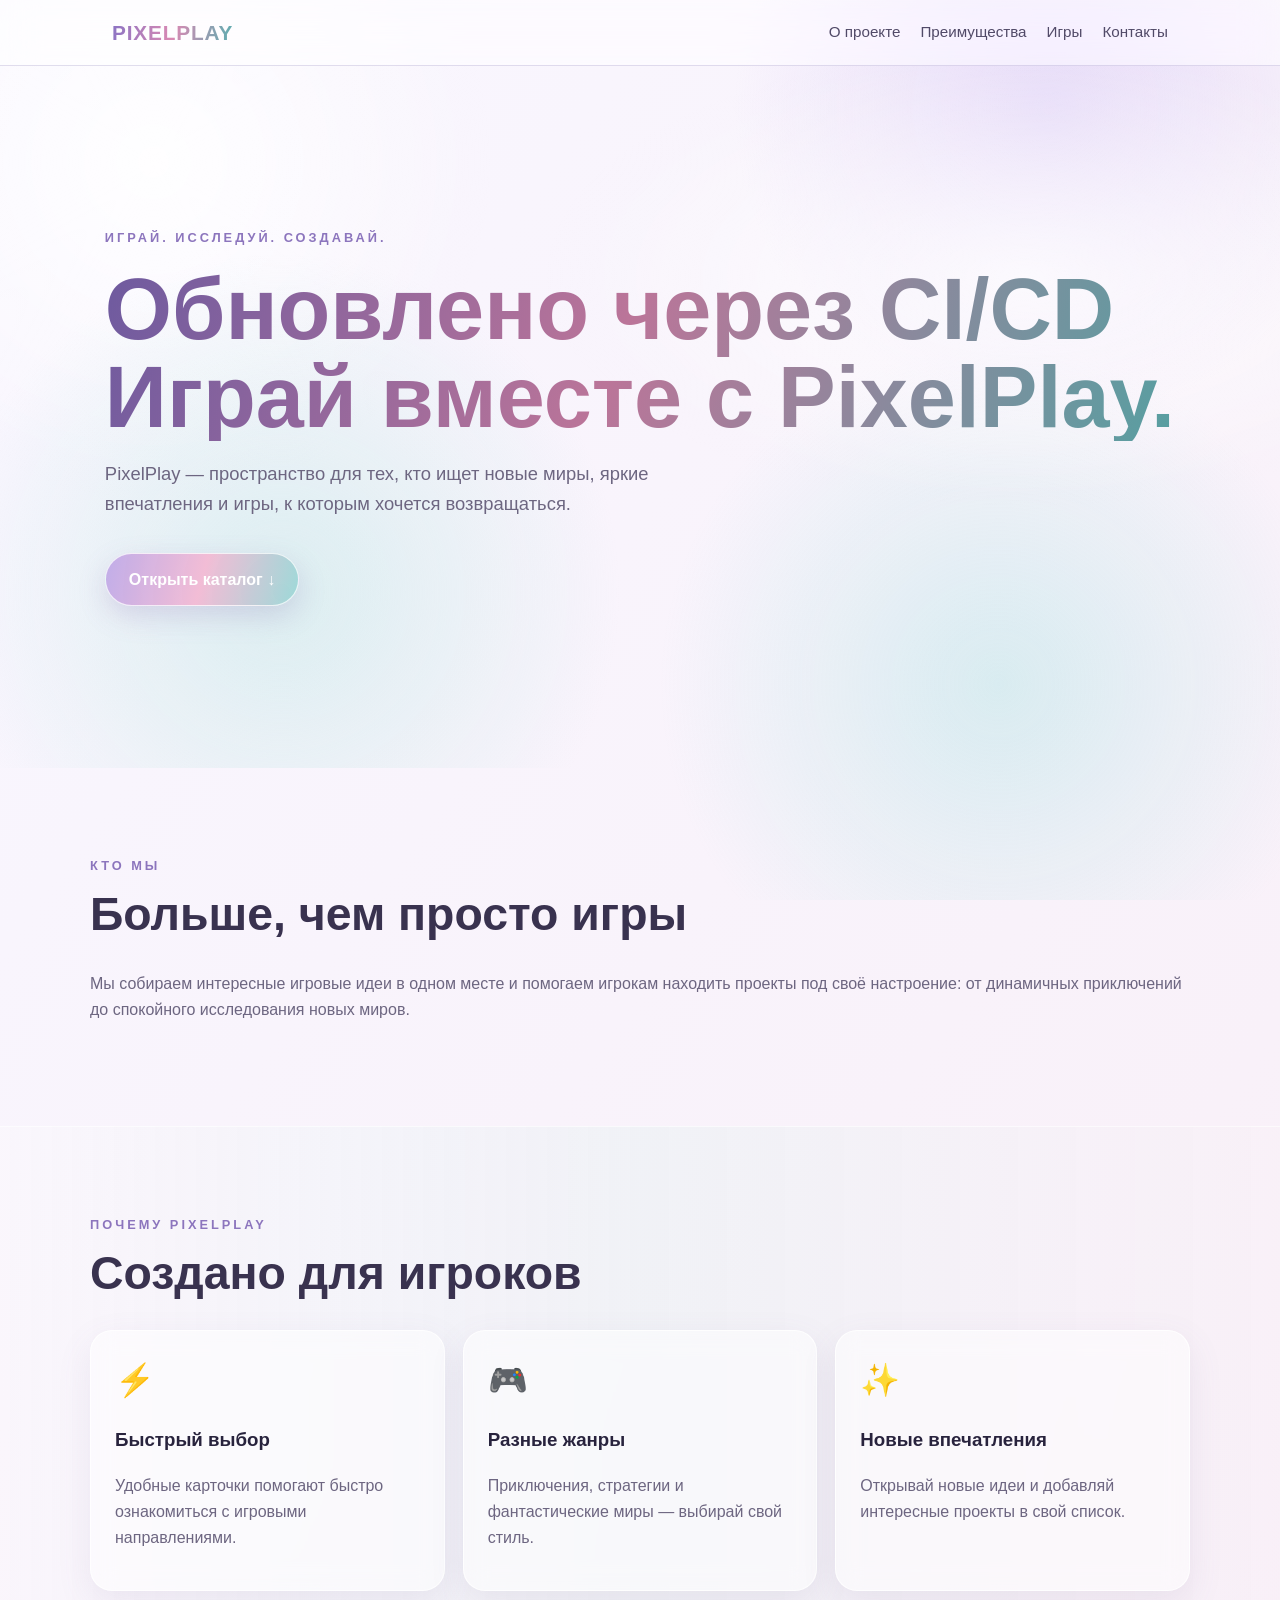
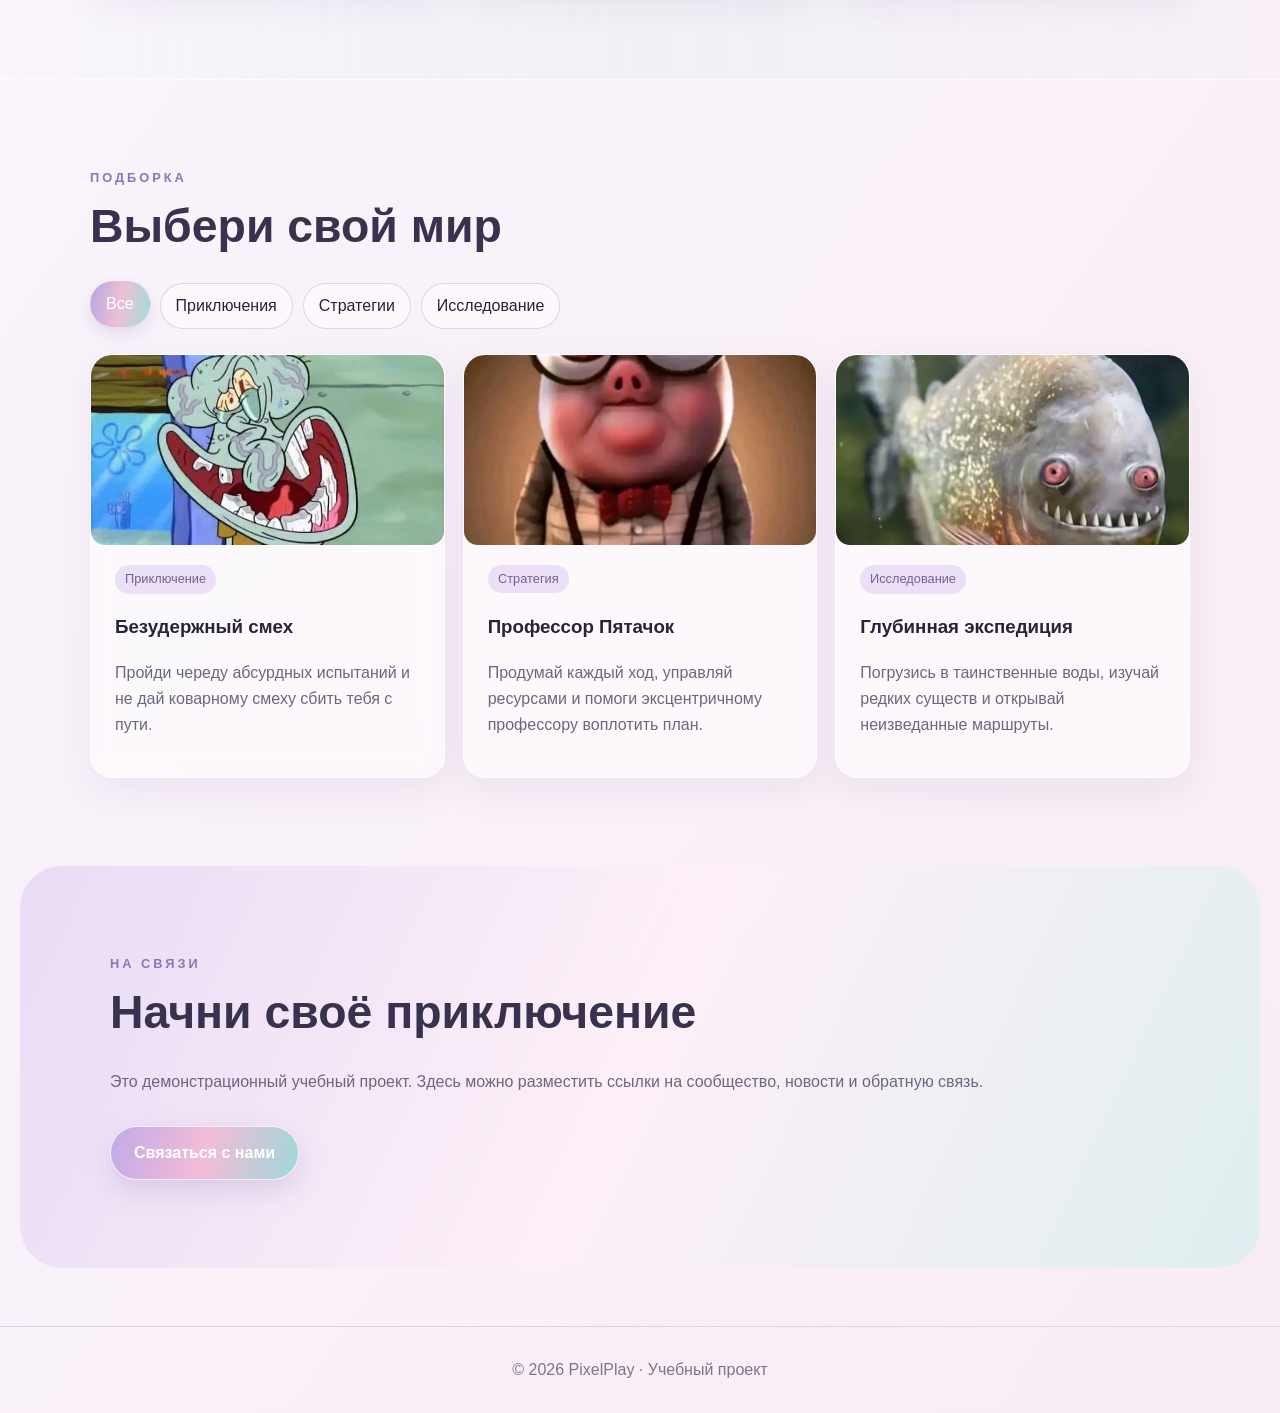
<file: index.html>
<!DOCTYPE html>
<html lang="ru">
<head>
<meta charset="UTF-8">
<meta name="viewport" content="width=device-width, initial-scale=1.0">
<title>PixelPlay — игровое пространство</title>
<link rel="stylesheet" href="style.css">
</head>
<body>
<header class="nav"><div class="nav-inner"><a class="logo" href="#home">PIXELPLAY</a><nav class="links"><a href="#about">О проекте</a><a href="#features">Преимущества</a><a href="#games">Игры</a><a href="#contact">Контакты</a></nav></div></header>
<main>
<section class="hero" id="home"><div class="wrap"><div class="kicker">Играй. Исследуй. Создавай.</div><h1>Обновлено через CI/CD<br>Играй вместе с PixelPlay.</h1><p>PixelPlay — пространство для тех, кто ищет новые миры, яркие впечатления и игры, к которым хочется возвращаться.</p><a class="btn" href="#games">Открыть каталог ↓</a></div></section>
<section id="about"><div class="wrap"><div class="kicker">Кто мы</div><h2>Больше, чем просто игры</h2><p>Мы собираем интересные игровые идеи в одном месте и помогаем игрокам находить проекты под своё настроение: от динамичных приключений до спокойного исследования новых миров.</p></div></section>
<section class="features" id="features"><div class="wrap"><div class="kicker">Почему PixelPlay</div><h2>Создано для игроков</h2><div class="grid"><article class="card"><div class="emoji">⚡</div><h3>Быстрый выбор</h3><p>Удобные карточки помогают быстро ознакомиться с игровыми направлениями.</p></article><article class="card"><div class="emoji">🎮</div><h3>Разные жанры</h3><p>Приключения, стратегии и фантастические миры — выбирай свой стиль.</p></article><article class="card"><div class="emoji">✨</div><h3>Новые впечатления</h3><p>Открывай новые идеи и добавляй интересные проекты в свой список.</p></article></div></div></section>
<section id="games"><div class="wrap"><div class="kicker">Подборка</div><h2>Выбери свой мир</h2><div class="filters" aria-label="Фильтр игр"><button class="filter active" data-filter="all">Все</button><button class="filter" data-filter="adventure">Приключения</button><button class="filter" data-filter="strategy">Стратегии</button><button class="filter" data-filter="exploration">Исследование</button></div><div class="grid" id="game-grid"><article class="card" data-genre="adventure"><img class="game-image" src="[data-uri]" alt="Персонаж из игры «Безудержный смех»" loading="lazy"><span class="tag">Приключение</span><h3>Безудержный смех</h3><p>Пройди череду абсурдных испытаний и не дай коварному смеху сбить тебя с пути.</p></article><article class="card" data-genre="strategy"><img class="game-image" src="[data-uri]" alt="Профессор Пятачок из игры о тактике" loading="lazy"><span class="tag">Стратегия</span><h3>Профессор Пятачок</h3><p>Продумай каждый ход, управляй ресурсами и помоги эксцентричному профессору воплотить план.</p></article><article class="card" data-genre="exploration"><img class="game-image" src="[data-uri]" alt="Необычная рыба из подводной экспедиции" loading="lazy"><span class="tag">Исследование</span><h3>Глубинная экспедиция</h3><p>Погрузись в таинственные воды, изучай редких существ и открывай неизведанные маршруты.</p></article></div><p class="empty" id="empty" hidden>В этой категории пока нет игр.</p></div></section>
<section class="contact" id="contact"><div class="wrap"><div class="kicker">На связи</div><h2>Начни своё приключение</h2><p>Это демонстрационный учебный проект. Здесь можно разместить ссылки на сообщество, новости и обратную связь.</p><a class="btn" href="mailto:hello@pixelplay.example">Связаться с нами</a></div></section>
</main><footer>© 2026 PixelPlay · Учебный проект</footer>
<script>
const filters = document.querySelectorAll('.filter');
const games = document.querySelectorAll('#game-grid .card');
const empty = document.querySelector('#empty');
filters.forEach((button) => button.addEventListener('click', () => {
  const selected = button.dataset.filter;
  let visible = 0;
  filters.forEach((item) => item.classList.toggle('active', item === button));
  games.forEach((game) => {
    const show = selected === 'all' || game.dataset.genre === selected;
    game.hidden = !show;
    if (show) visible += 1;
  });
  empty.hidden = visible > 0;
}));
const revealTargets = document.querySelectorAll('section, .card');
revealTargets.forEach((element, index) => {
  element.classList.add('reveal');
  element.style.transitionDelay = `${Math.min(index % 4, 3) * 80}ms`;
});
const revealObserver = new IntersectionObserver((entries, observer) => {
  entries.forEach(({ isIntersecting, target }) => {
    if (isIntersecting) {
      target.classList.add('visible');
      observer.unobserve(target);
    }
  });
}, { threshold: 0.12 });
revealTargets.forEach((element) => revealObserver.observe(element));
</script>
</body></html>
</file>
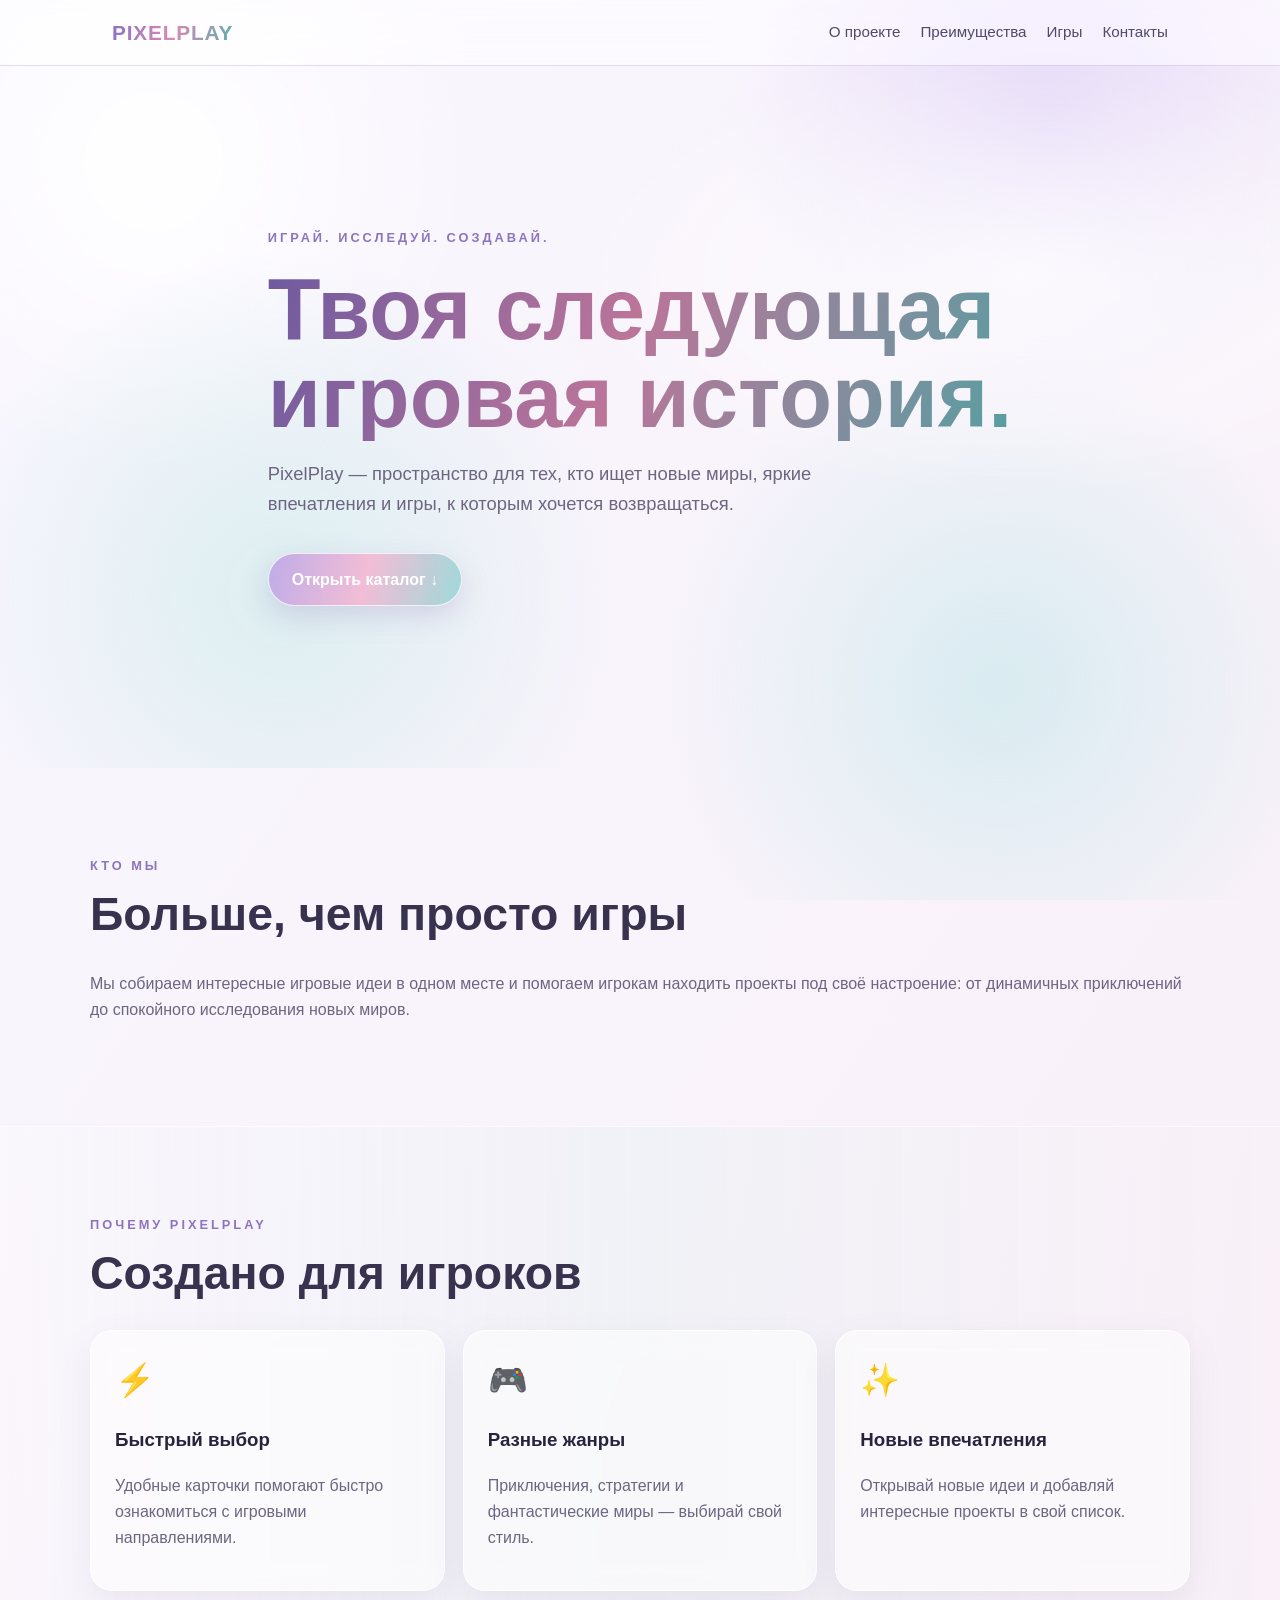
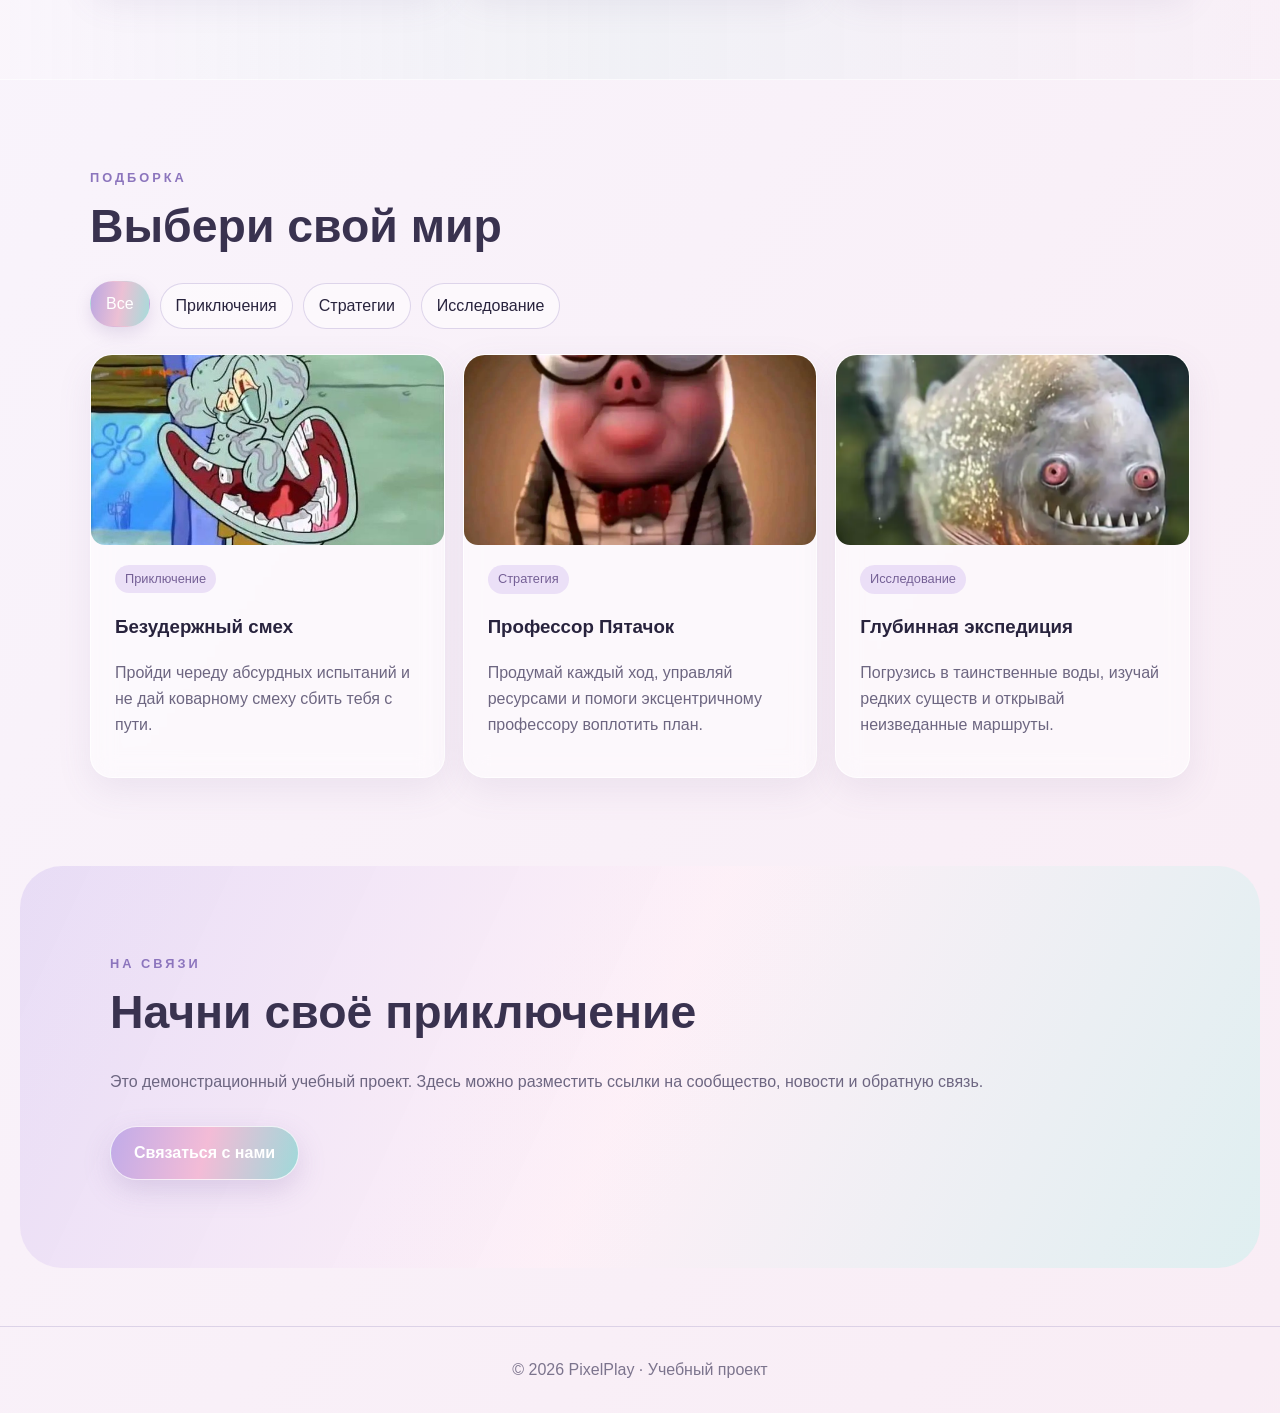
<file: before.html>
<!DOCTYPE html>
<html lang="ru">
<head>
<meta charset="UTF-8">
<meta name="viewport" content="width=device-width, initial-scale=1.0">
<title>PixelPlay — игровое пространство</title>
<link rel="stylesheet" href="style.css">
</head>
<body>
<header class="nav"><div class="nav-inner"><a class="logo" href="#home">PIXELPLAY</a><nav class="links"><a href="#about">О проекте</a><a href="#features">Преимущества</a><a href="#games">Игры</a><a href="#contact">Контакты</a></nav></div></header>
<main>
<section class="hero" id="home"><div class="wrap"><div class="kicker">Играй. Исследуй. Создавай.</div><h1>Твоя следующая<br>игровая история.</h1><p>PixelPlay — пространство для тех, кто ищет новые миры, яркие впечатления и игры, к которым хочется возвращаться.</p><a class="btn" href="#games">Открыть каталог ↓</a></div></section>
<section id="about"><div class="wrap"><div class="kicker">Кто мы</div><h2>Больше, чем просто игры</h2><p>Мы собираем интересные игровые идеи в одном месте и помогаем игрокам находить проекты под своё настроение: от динамичных приключений до спокойного исследования новых миров.</p></div></section>
<section class="features" id="features"><div class="wrap"><div class="kicker">Почему PixelPlay</div><h2>Создано для игроков</h2><div class="grid"><article class="card"><div class="emoji">⚡</div><h3>Быстрый выбор</h3><p>Удобные карточки помогают быстро ознакомиться с игровыми направлениями.</p></article><article class="card"><div class="emoji">🎮</div><h3>Разные жанры</h3><p>Приключения, стратегии и фантастические миры — выбирай свой стиль.</p></article><article class="card"><div class="emoji">✨</div><h3>Новые впечатления</h3><p>Открывай новые идеи и добавляй интересные проекты в свой список.</p></article></div></div></section>
<section id="games"><div class="wrap"><div class="kicker">Подборка</div><h2>Выбери свой мир</h2><div class="filters" aria-label="Фильтр игр"><button class="filter active" data-filter="all">Все</button><button class="filter" data-filter="adventure">Приключения</button><button class="filter" data-filter="strategy">Стратегии</button><button class="filter" data-filter="exploration">Исследование</button></div><div class="grid" id="game-grid"><article class="card" data-genre="adventure"><img class="game-image" src="[data-uri]" alt="Персонаж из игры «Безудержный смех»" loading="lazy"><span class="tag">Приключение</span><h3>Безудержный смех</h3><p>Пройди череду абсурдных испытаний и не дай коварному смеху сбить тебя с пути.</p></article><article class="card" data-genre="strategy"><img class="game-image" src="[data-uri]" alt="Профессор Пятачок из игры о тактике" loading="lazy"><span class="tag">Стратегия</span><h3>Профессор Пятачок</h3><p>Продумай каждый ход, управляй ресурсами и помоги эксцентричному профессору воплотить план.</p></article><article class="card" data-genre="exploration"><img class="game-image" src="[data-uri]" alt="Необычная рыба из подводной экспедиции" loading="lazy"><span class="tag">Исследование</span><h3>Глубинная экспедиция</h3><p>Погрузись в таинственные воды, изучай редких существ и открывай неизведанные маршруты.</p></article></div><p class="empty" id="empty" hidden>В этой категории пока нет игр.</p></div></section>
<section class="contact" id="contact"><div class="wrap"><div class="kicker">На связи</div><h2>Начни своё приключение</h2><p>Это демонстрационный учебный проект. Здесь можно разместить ссылки на сообщество, новости и обратную связь.</p><a class="btn" href="mailto:hello@pixelplay.example">Связаться с нами</a></div></section>
</main><footer>© 2026 PixelPlay · Учебный проект</footer>
<script>
const filters = document.querySelectorAll('.filter');
const games = document.querySelectorAll('#game-grid .card');
const empty = document.querySelector('#empty');
filters.forEach((button) => button.addEventListener('click', () => {
  const selected = button.dataset.filter;
  let visible = 0;
  filters.forEach((item) => item.classList.toggle('active', item === button));
  games.forEach((game) => {
    const show = selected === 'all' || game.dataset.genre === selected;
    game.hidden = !show;
    if (show) visible += 1;
  });
  empty.hidden = visible > 0;
}));
const revealTargets = document.querySelectorAll('section, .card');
revealTargets.forEach((element, index) => {
  element.classList.add('reveal');
  element.style.transitionDelay = `${Math.min(index % 4, 3) * 80}ms`;
});
const revealObserver = new IntersectionObserver((entries, observer) => {
  entries.forEach(({ isIntersecting, target }) => {
    if (isIntersecting) {
      target.classList.add('visible');
      observer.unobserve(target);
    }
  });
}, { threshold: 0.12 });
revealTargets.forEach((element) => revealObserver.observe(element));
</script>
</body></html>
</file>
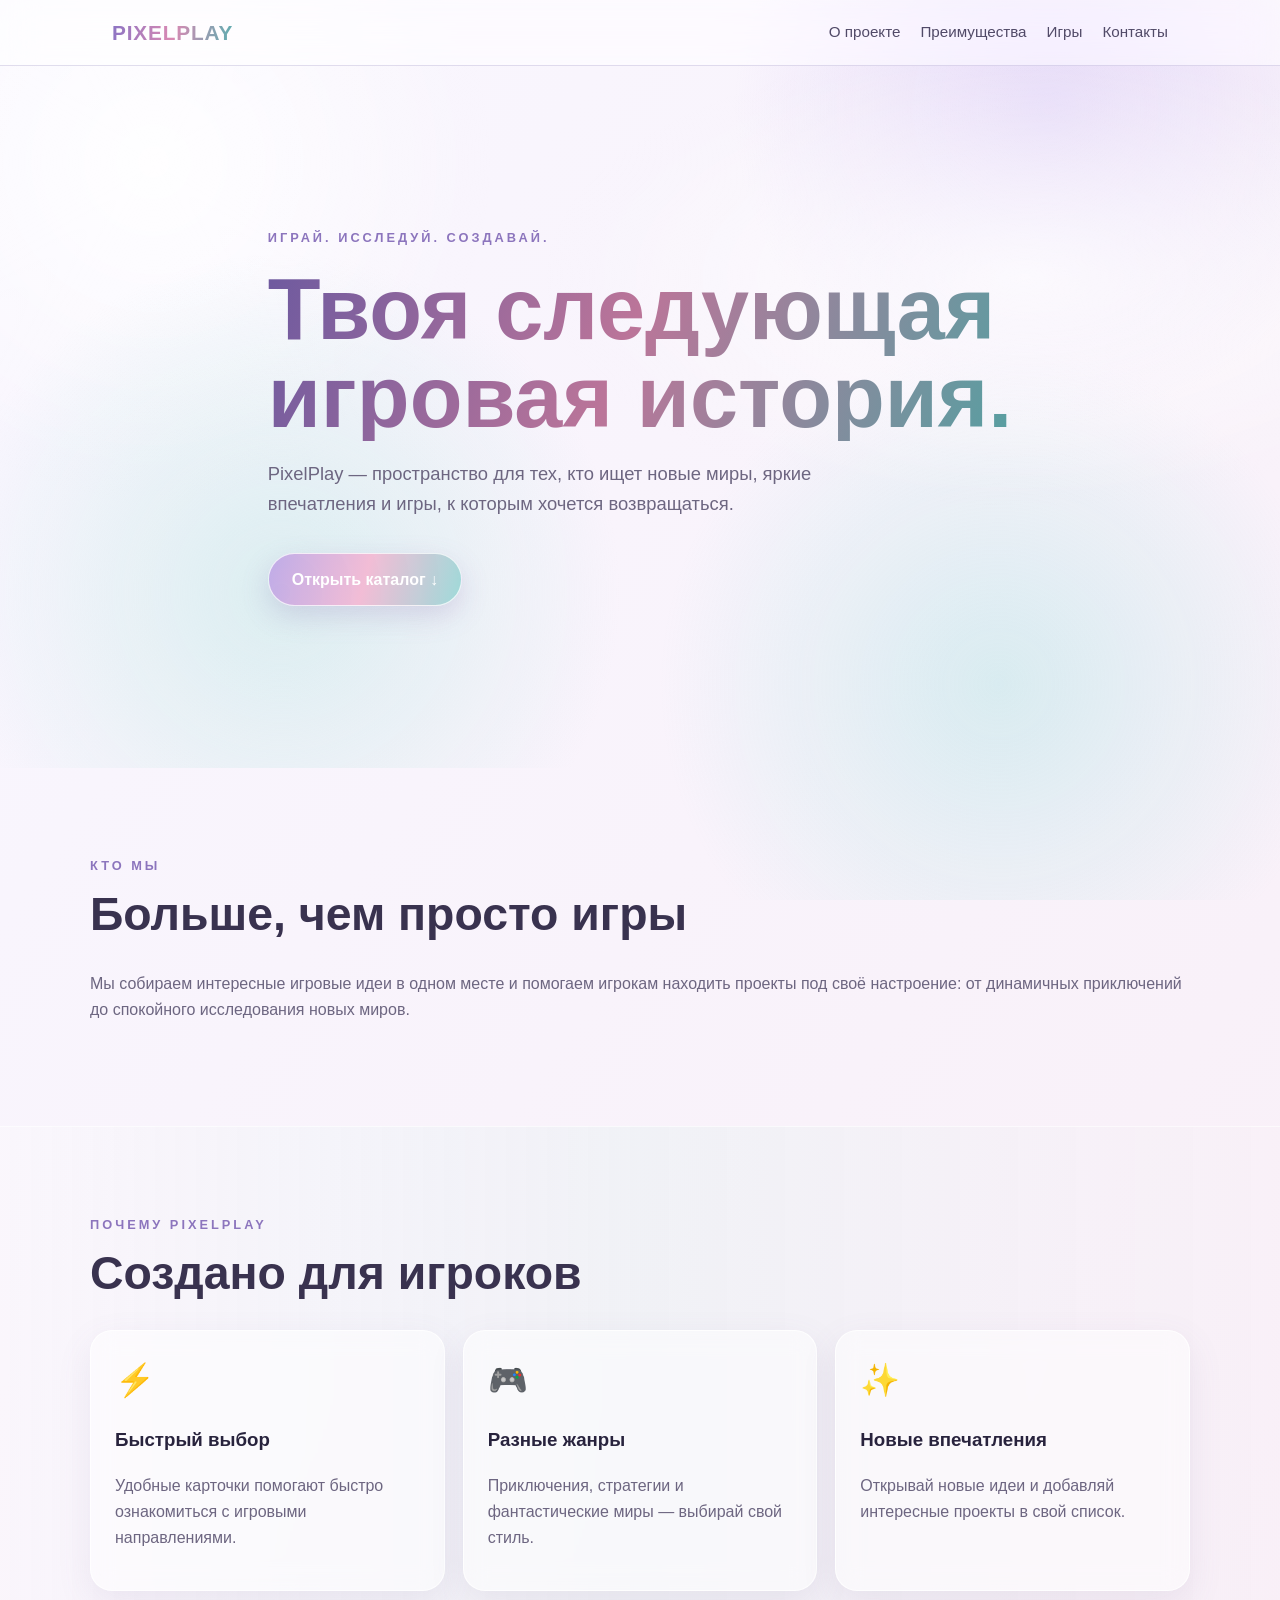
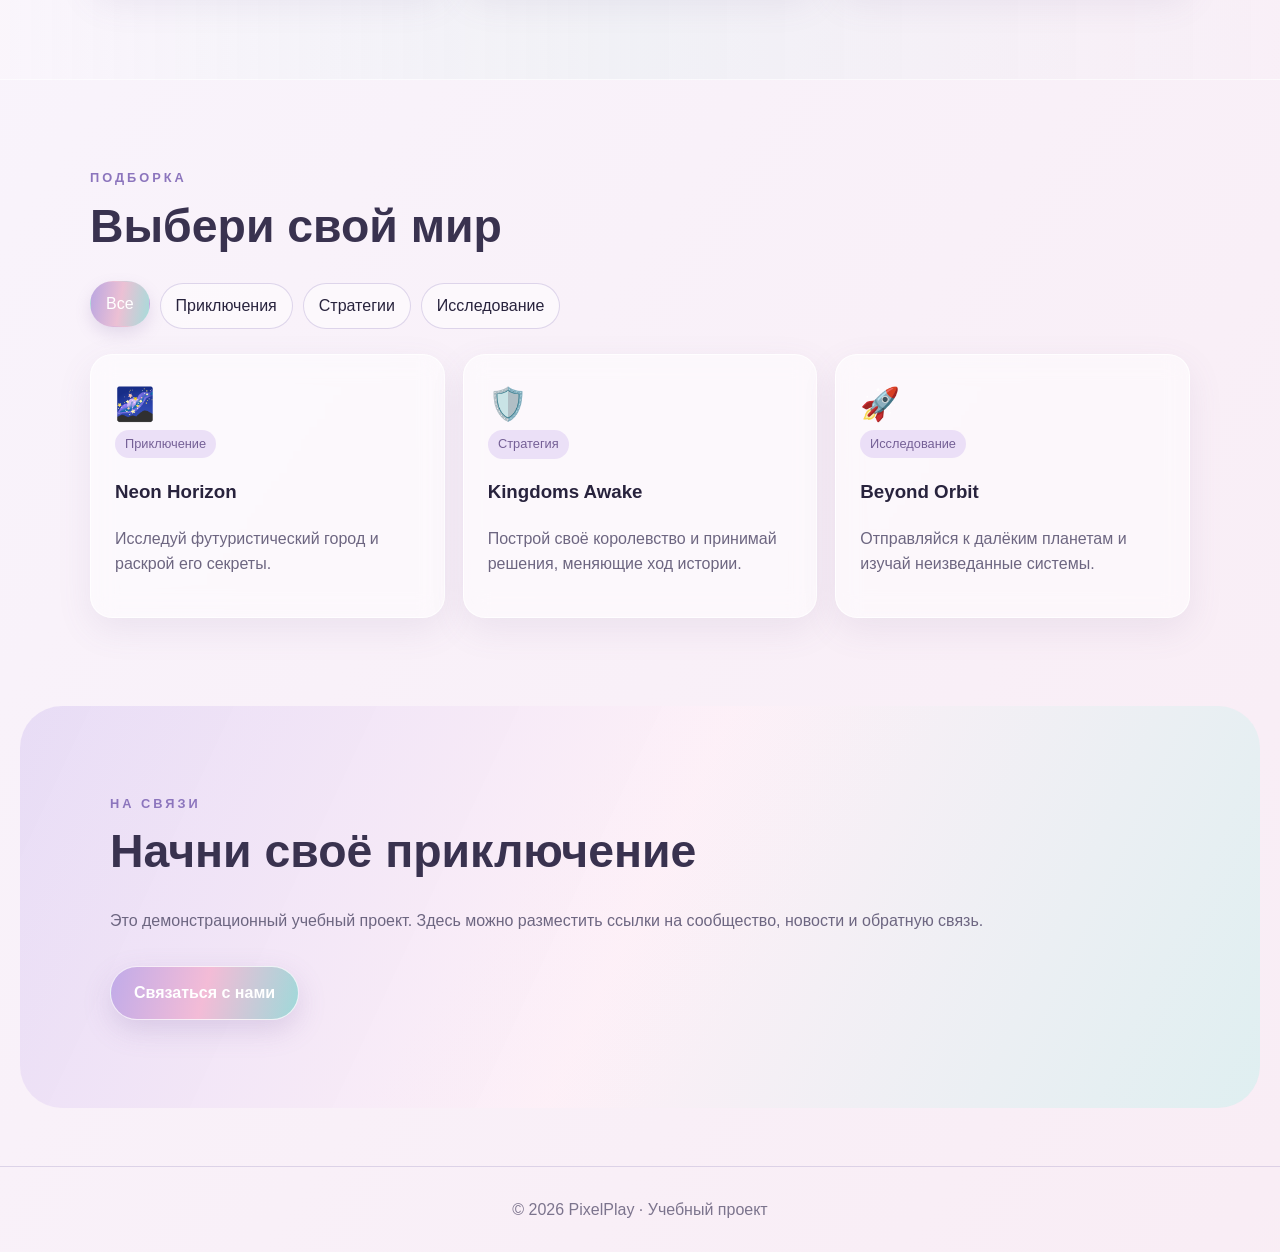
<file: index_pixelplay.html>
<!DOCTYPE html>
<html lang="ru">
<head>
<meta charset="UTF-8">
<meta name="viewport" content="width=device-width, initial-scale=1.0">
<title>PixelPlay — игровое пространство</title>
<style>
:root{--ink:#28233d;--muted:#6d6681;--violet:#9d8edb;--pink:#f0b8d2;--aqua:#a6dfe0;--pearl:#fbf9ff;--glass:rgba(255,255,255,.53);--line:rgba(132,116,181,.24)}
*{box-sizing:border-box}html{scroll-behavior:smooth}body{margin:0;min-width:320px;color:var(--ink);font-family:Arial,sans-serif;line-height:1.6;background:linear-gradient(125deg,#f9f7ff 0%,#f9edf5 35%,#eaf8f8 68%,#f7f1ff 100%);background-size:280% 280%;animation:pearl-shift 18s ease-in-out infinite}body::before{content:"";position:fixed;z-index:-1;inset:0;pointer-events:none;background:radial-gradient(circle at 12% 18%,rgba(255,255,255,.9),transparent 25%),radial-gradient(circle at 82% 12%,rgba(206,187,244,.44),transparent 24%),radial-gradient(circle at 78% 76%,rgba(154,223,222,.34),transparent 28%)}
a{color:inherit;text-decoration:none}.nav{position:sticky;top:0;z-index:10;background:rgba(255,255,255,.52);backdrop-filter:blur(18px) saturate(140%);border-bottom:1px solid var(--line)}.nav-inner{max-width:1100px;margin:auto;padding:16px 22px;display:flex;justify-content:space-between;align-items:center;gap:18px}.logo{font-weight:800;font-size:1.3rem;letter-spacing:.04em;background:linear-gradient(100deg,#8a73c4,#d989b3,#5aafb0);-webkit-background-clip:text;background-clip:text;color:transparent}.links{display:flex;gap:20px;flex-wrap:wrap;font-size:.95rem;color:#514a68}.links a{transition:color .25s,transform .25s}.links a:hover{color:#9b67a3;transform:translateY(-2px)}
section{padding:88px 22px}.wrap{max-width:1100px;margin:auto}.hero{min-height:78vh;display:flex;align-items:center;background:radial-gradient(ellipse at 80% 30%,rgba(255,255,255,.76),transparent 33%),radial-gradient(circle at 22% 75%,rgba(194,232,230,.54),transparent 30%)}.kicker{color:#8c75bd;text-transform:uppercase;letter-spacing:3px;font-size:.8rem;font-weight:bold}h1{font-size:clamp(2.8rem,7vw,5.4rem);line-height:1.02;margin:16px 0;background:linear-gradient(110deg,#6e5a9f,#bb7599 48%,#579fa1);-webkit-background-clip:text;background-clip:text;color:transparent}h2{font-size:clamp(1.9rem,4vw,2.9rem);margin:0 0 20px;color:#39324f}p{color:var(--muted)}.hero p{max-width:650px;font-size:1.15rem}.btn{display:inline-block;margin-top:16px;padding:13px 23px;border:1px solid rgba(255,255,255,.75);border-radius:999px;background:linear-gradient(105deg,rgba(188,166,231,.92),rgba(243,184,211,.92),rgba(151,215,214,.92));font-weight:bold;color:#fff;box-shadow:0 10px 28px rgba(130,101,170,.22);transition:transform .25s,box-shadow .25s,filter .25s}.btn:hover{transform:translateY(-4px) scale(1.02);filter:saturate(1.15);box-shadow:0 16px 34px rgba(130,101,170,.3)}
.grid{display:grid;grid-template-columns:repeat(3,minmax(0,1fr));gap:18px}.card{background:var(--glass);border:1px solid rgba(255,255,255,.78);border-radius:22px;padding:24px;box-shadow:0 12px 35px rgba(113,98,151,.1);backdrop-filter:blur(12px);transition:transform .35s cubic-bezier(.2,.8,.2,1),box-shadow .35s,border-color .35s}.card:hover{transform:translateY(-8px) rotate(.35deg);border-color:rgba(210,168,211,.8);box-shadow:0 20px 40px rgba(125,96,159,.18)}.emoji{font-size:2rem}.tag{display:inline-block;background:rgba(224,207,243,.6);color:#756096;padding:4px 10px;border-radius:30px;font-size:.8rem}.filters{display:flex;gap:10px;flex-wrap:wrap;margin:0 0 25px}.filter{border:1px solid rgba(150,129,191,.3);border-radius:999px;padding:9px 15px;background:rgba(255,255,255,.48);color:var(--ink);cursor:pointer;font:inherit;transition:background .25s,transform .25s,box-shadow .25s}.filter:hover,.filter.active{background:linear-gradient(100deg,#baa6e1,#ecc0d4,#a5dcda);color:#fff;border-color:transparent;box-shadow:0 7px 16px rgba(131,108,169,.18);transform:translateY(-2px)}.card[hidden]{display:none}.empty{color:var(--muted);margin:14px 0 0}.features{background:linear-gradient(90deg,rgba(255,255,255,.2),rgba(222,240,239,.32),rgba(250,240,247,.28));border-top:1px solid rgba(255,255,255,.6);border-bottom:1px solid rgba(255,255,255,.6)}.contact{background:linear-gradient(115deg,rgba(223,209,244,.66),rgba(255,240,247,.64),rgba(208,239,237,.64));border-radius:42px;margin:0 20px}.contact .wrap{max-width:1060px}footer{text-align:center;padding:30px;color:#7c748d;border-top:1px solid var(--line);margin-top:58px}.reveal{opacity:0;transform:translateY(34px) scale(.985);transition:opacity .75s ease,transform .75s cubic-bezier(.18,.8,.25,1)}.reveal.visible{opacity:1;transform:translateY(0) scale(1)}@keyframes pearl-shift{0%,100%{background-position:0% 50%}50%{background-position:100% 50%}}
@media(max-width:700px){.nav-inner{align-items:flex-start;flex-direction:column}.links{gap:12px}.grid{grid-template-columns:1fr}section{padding:62px 18px}.hero{min-height:70vh}.contact{margin:0 10px;border-radius:28px}}
@media(prefers-reduced-motion:reduce){*,*::before,*::after{animation-duration:.01ms!important;animation-iteration-count:1!important;scroll-behavior:auto!important;transition-duration:.01ms!important}}
</style>
</head>
<body>
<header class="nav"><div class="nav-inner"><a class="logo" href="#home">PIXELPLAY</a><nav class="links"><a href="#about">О проекте</a><a href="#features">Преимущества</a><a href="#games">Игры</a><a href="#contact">Контакты</a></nav></div></header>
<main>
<section class="hero" id="home"><div class="wrap"><div class="kicker">Играй. Исследуй. Создавай.</div><h1>Твоя следующая<br>игровая история.</h1><p>PixelPlay — пространство для тех, кто ищет новые миры, яркие впечатления и игры, к которым хочется возвращаться.</p><a class="btn" href="#games">Открыть каталог ↓</a></div></section>
<section id="about"><div class="wrap"><div class="kicker">Кто мы</div><h2>Больше, чем просто игры</h2><p>Мы собираем интересные игровые идеи в одном месте и помогаем игрокам находить проекты под своё настроение: от динамичных приключений до спокойного исследования новых миров.</p></div></section>
<section class="features" id="features"><div class="wrap"><div class="kicker">Почему PixelPlay</div><h2>Создано для игроков</h2><div class="grid"><article class="card"><div class="emoji">⚡</div><h3>Быстрый выбор</h3><p>Удобные карточки помогают быстро ознакомиться с игровыми направлениями.</p></article><article class="card"><div class="emoji">🎮</div><h3>Разные жанры</h3><p>Приключения, стратегии и фантастические миры — выбирай свой стиль.</p></article><article class="card"><div class="emoji">✨</div><h3>Новые впечатления</h3><p>Открывай новые идеи и добавляй интересные проекты в свой список.</p></article></div></div></section>
<section id="games"><div class="wrap"><div class="kicker">Подборка</div><h2>Выбери свой мир</h2><div class="filters" aria-label="Фильтр игр"><button class="filter active" data-filter="all">Все</button><button class="filter" data-filter="adventure">Приключения</button><button class="filter" data-filter="strategy">Стратегии</button><button class="filter" data-filter="exploration">Исследование</button></div><div class="grid" id="game-grid"><article class="card" data-genre="adventure"><div class="emoji">🌌</div><span class="tag">Приключение</span><h3>Neon Horizon</h3><p>Исследуй футуристический город и раскрой его секреты.</p></article><article class="card" data-genre="strategy"><div class="emoji">🛡️</div><span class="tag">Стратегия</span><h3>Kingdoms Awake</h3><p>Построй своё королевство и принимай решения, меняющие ход истории.</p></article><article class="card" data-genre="exploration"><div class="emoji">🚀</div><span class="tag">Исследование</span><h3>Beyond Orbit</h3><p>Отправляйся к далёким планетам и изучай неизведанные системы.</p></article></div><p class="empty" id="empty" hidden>В этой категории пока нет игр.</p></div></section>
<section class="contact" id="contact"><div class="wrap"><div class="kicker">На связи</div><h2>Начни своё приключение</h2><p>Это демонстрационный учебный проект. Здесь можно разместить ссылки на сообщество, новости и обратную связь.</p><a class="btn" href="mailto:hello@pixelplay.example">Связаться с нами</a></div></section>
</main><footer>© 2026 PixelPlay · Учебный проект</footer>
<script>
const filters = document.querySelectorAll('.filter');
const games = document.querySelectorAll('#game-grid .card');
const empty = document.querySelector('#empty');
filters.forEach((button) => button.addEventListener('click', () => {
  const selected = button.dataset.filter;
  let visible = 0;
  filters.forEach((item) => item.classList.toggle('active', item === button));
  games.forEach((game) => {
    const show = selected === 'all' || game.dataset.genre === selected;
    game.hidden = !show;
    if (show) visible += 1;
  });
  empty.hidden = visible > 0;
}));
const revealTargets = document.querySelectorAll('section, .card');
revealTargets.forEach((element, index) => {
  element.classList.add('reveal');
  element.style.transitionDelay = `${Math.min(index % 4, 3) * 80}ms`;
});
const revealObserver = new IntersectionObserver((entries, observer) => {
  entries.forEach(({ isIntersecting, target }) => {
    if (isIntersecting) {
      target.classList.add('visible');
      observer.unobserve(target);
    }
  });
}, { threshold: 0.12 });
revealTargets.forEach((element) => revealObserver.observe(element));
</script>
</body></html>
</file>
<file: style.css>
:root{--ink:#28233d;--muted:#6d6681;--violet:#9d8edb;--pink:#f0b8d2;--aqua:#a6dfe0;--pearl:#fbf9ff;--glass:rgba(255,255,255,.53);--line:rgba(132,116,181,.24)}
*{box-sizing:border-box}html{scroll-behavior:smooth}body{margin:0;min-width:320px;color:var(--ink);font-family:Arial,sans-serif;line-height:1.6;background:linear-gradient(125deg,#f9f7ff 0%,#f9edf5 35%,#eaf8f8 68%,#f7f1ff 100%);background-size:280% 280%;animation:pearl-shift 18s ease-in-out infinite}body::before{content:"";position:fixed;z-index:-1;inset:0;pointer-events:none;background:radial-gradient(circle at 12% 18%,rgba(255,255,255,.9),transparent 25%),radial-gradient(circle at 82% 12%,rgba(206,187,244,.44),transparent 24%),radial-gradient(circle at 78% 76%,rgba(154,223,222,.34),transparent 28%)}
a{color:inherit;text-decoration:none}.nav{position:sticky;top:0;z-index:10;background:rgba(255,255,255,.52);backdrop-filter:blur(18px) saturate(140%);border-bottom:1px solid var(--line)}.nav-inner{max-width:1100px;margin:auto;padding:16px 22px;display:flex;justify-content:space-between;align-items:center;gap:18px}.logo{font-weight:800;font-size:1.3rem;letter-spacing:.04em;background:linear-gradient(100deg,#8a73c4,#d989b3,#5aafb0);-webkit-background-clip:text;background-clip:text;color:transparent}.links{display:flex;gap:20px;flex-wrap:wrap;font-size:.95rem;color:#514a68}.links a{transition:color .25s,transform .25s}.links a:hover{color:#9b67a3;transform:translateY(-2px)}
section{padding:88px 22px}.wrap{max-width:1100px;margin:auto}.hero{min-height:78vh;display:flex;align-items:center;background:radial-gradient(ellipse at 80% 30%,rgba(255,255,255,.76),transparent 33%),radial-gradient(circle at 22% 75%,rgba(194,232,230,.54),transparent 30%)}.kicker{color:#8c75bd;text-transform:uppercase;letter-spacing:3px;font-size:.8rem;font-weight:bold}h1{font-size:clamp(2.8rem,7vw,5.4rem);line-height:1.02;margin:16px 0;background:linear-gradient(110deg,#6e5a9f,#bb7599 48%,#579fa1);-webkit-background-clip:text;background-clip:text;color:transparent}h2{font-size:clamp(1.9rem,4vw,2.9rem);margin:0 0 20px;color:#39324f}p{color:var(--muted)}.hero p{max-width:650px;font-size:1.15rem}.btn{display:inline-block;margin-top:16px;padding:13px 23px;border:1px solid rgba(255,255,255,.75);border-radius:999px;background:linear-gradient(105deg,rgba(188,166,231,.92),rgba(243,184,211,.92),rgba(151,215,214,.92));font-weight:bold;color:#fff;box-shadow:0 10px 28px rgba(130,101,170,.22);transition:transform .25s,box-shadow .25s,filter .25s}.btn:hover{transform:translateY(-4px) scale(1.02);filter:saturate(1.15);box-shadow:0 16px 34px rgba(130,101,170,.3)}
.grid{display:grid;grid-template-columns:repeat(3,minmax(0,1fr));gap:18px}.card{background:var(--glass);border:1px solid rgba(255,255,255,.78);border-radius:22px;padding:24px;box-shadow:0 12px 35px rgba(113,98,151,.1);backdrop-filter:blur(12px);transition:transform .35s cubic-bezier(.2,.8,.2,1),box-shadow .35s,border-color .35s}.card:hover{transform:translateY(-8px) rotate(.35deg);border-color:rgba(210,168,211,.8);box-shadow:0 20px 40px rgba(125,96,159,.18)}.game-image{display:block;width:calc(100% + 48px);height:190px;object-fit:cover;margin:-24px -24px 20px;border-radius:21px 21px 14px 14px;background:#e9e3f3;transition:transform .45s ease,filter .45s}.card:hover .game-image{transform:scale(1.035);filter:saturate(1.08)}.emoji{font-size:2rem}.tag{display:inline-block;background:rgba(224,207,243,.6);color:#756096;padding:4px 10px;border-radius:30px;font-size:.8rem}.filters{display:flex;gap:10px;flex-wrap:wrap;margin:0 0 25px}.filter{border:1px solid rgba(150,129,191,.3);border-radius:999px;padding:9px 15px;background:rgba(255,255,255,.48);color:var(--ink);cursor:pointer;font:inherit;transition:background .25s,transform .25s,box-shadow .25s}.filter:hover,.filter.active{background:linear-gradient(100deg,#baa6e1,#ecc0d4,#a5dcda);color:#fff;border-color:transparent;box-shadow:0 7px 16px rgba(131,108,169,.18);transform:translateY(-2px)}.card[hidden]{display:none}.empty{color:var(--muted);margin:14px 0 0}.features{background:linear-gradient(90deg,rgba(255,255,255,.2),rgba(222,240,239,.32),rgba(250,240,247,.28));border-top:1px solid rgba(255,255,255,.6);border-bottom:1px solid rgba(255,255,255,.6)}.contact{background:linear-gradient(115deg,rgba(223,209,244,.66),rgba(255,240,247,.64),rgba(208,239,237,.64));border-radius:42px;margin:0 20px}.contact .wrap{max-width:1060px}footer{text-align:center;padding:30px;color:#7c748d;border-top:1px solid var(--line);margin-top:58px}.reveal{opacity:0;transform:translateY(34px) scale(.985);transition:opacity .75s ease,transform .75s cubic-bezier(.18,.8,.25,1)}.reveal.visible{opacity:1;transform:translateY(0) scale(1)}@keyframes pearl-shift{0%,100%{background-position:0% 50%}50%{background-position:100% 50%}}
@media(max-width:700px){.nav-inner{align-items:flex-start;flex-direction:column}.links{gap:12px}.grid{grid-template-columns:1fr}section{padding:62px 18px}.hero{min-height:70vh}.contact{margin:0 10px;border-radius:28px}}
@media(prefers-reduced-motion:reduce){*,*::before,*::after{animation-duration:.01ms!important;animation-iteration-count:1!important;scroll-behavior:auto!important;transition-duration:.01ms!important}}
</file>
